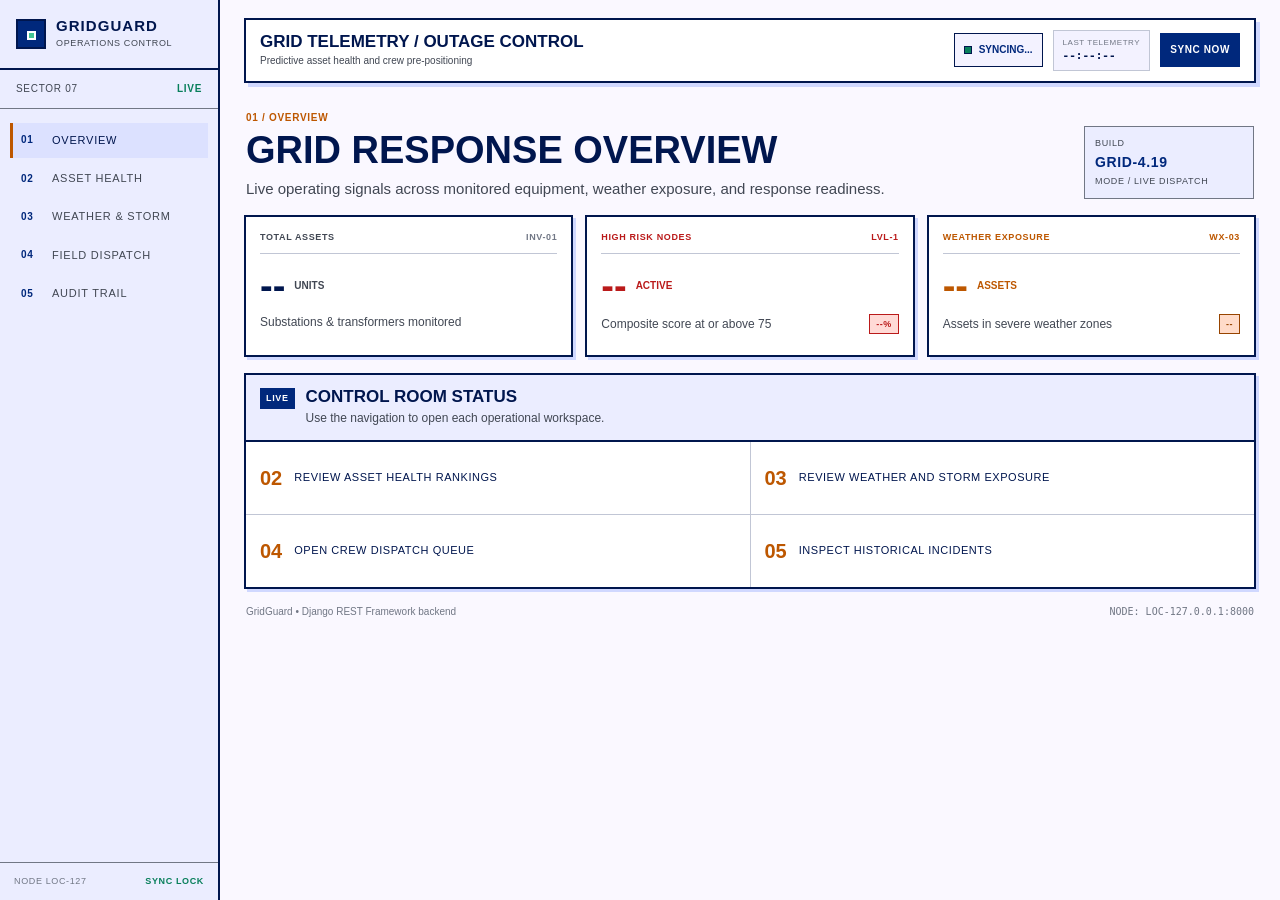
<file: src/frontend/index.html>
<!DOCTYPE html>
<html lang="en">
<head>
    <meta charset="UTF-8">
    <meta name="viewport" content="width=device-width, initial-scale=1.0">
    <meta http-equiv="refresh" content="0; url=overview.html">
    <title>GridGuard | Outage & Asset Failure Monitor</title>
    <link rel="icon" href="favicon.svg" type="image/svg+xml">
    <link rel="stylesheet" href="style.css">
    <link rel="preconnect" href="https://fonts.googleapis.com">
    <link rel="preconnect" href="https://fonts.gstatic.com" crossorigin>
    <link href="https://fonts.googleapis.com/css2?family=Anybody:wght@600;700;800&family=Atkinson+Hyperlegible+Next:wght@400;500;600;700&family=Chivo:wght@400;500;600;700&display=swap" rel="stylesheet">
</head>
<body>
    <div class="app-shell">
        <aside class="sidebar" aria-label="GridGuard navigation">
            <div class="sidebar-brand">
                <div class="brand-icon"><span class="pulse-node"></span></div>
                <div>
                    <strong>GRIDGUARD</strong>
                    <span>OPERATIONS CONTROL</span>
                </div>
            </div>
            <div class="sidebar-sector">
                <span class="sector-code">SECTOR 07</span>
                <span class="sector-state">LIVE</span>
            </div>
            <nav class="sidebar-nav">
                <a class="nav-item active" href="overview.html"><span class="nav-mark">01</span>Overview</a>
                <a class="nav-item" href="asset-health.html"><span class="nav-mark">02</span>Asset health</a>
                <a class="nav-item" href="weather-storm.html"><span class="nav-mark">03</span>Weather & storm</a>
                <a class="nav-item" href="field-dispatch.html"><span class="nav-mark">04</span>Field dispatch</a>
                <a class="nav-item" href="audit-trail.html"><span class="nav-mark">05</span>Audit trail</a>
            </nav>
            <div class="sidebar-footer">
                <span>NODE LOC-127</span>
                <span class="sidebar-lock">SYNC LOCK</span>
            </div>
        </aside>

        <div class="workspace">
            <header class="console-header">
            <div class="brand-block">
                <div class="brand-icon">
                    <span class="pulse-node"></span>
                </div>
                <div>
                    <h1 class="brand-title">Grid telemetry / outage control</h1>
                    <p class="brand-subtitle">Predictive asset health and crew pre-positioning</p>
                </div>
            </div>

            <div class="header-status">
                <div class="connection-badge">
                    <span class="status-indicator" id="syncIndicator"></span>
                    <span id="syncStatus">CONNECTING...</span>
                </div>
                <div class="timestamp-box">
                    <span class="label">LAST TELEMETRY</span>
                    <span class="value" id="lastUpdated">--:--:--</span>
                </div>
                <button id="manualRefreshBtn" class="action-btn" title="Refresh Now">
                    <svg width="14" height="14" viewBox="0 0 24 24" fill="none" stroke="currentColor" stroke-width="2" stroke-linecap="round" stroke-linejoin="round">
                        <polyline points="23 4 23 10 17 10"></polyline>
                        <path d="M20.49 15a9 9 0 1 1-2.12-9.36L23 10"></path>
                    </svg>
                    <span>SYNC NOW</span>
                </button>
            </div>
            </header>

        <main id="overview">
        <section class="page-heading" aria-labelledby="dashboard-heading">
            <div>
                <span class="eyebrow">GRID TELEMETRY / CONTROL ROOM</span>
                <h2 id="dashboard-heading">Asset health & response matrix</h2>
                <p>Live ranking of monitored equipment, weather exposure, and the next crew action.</p>
            </div>
            <div class="heading-readout"><span>BUILD</span><strong>GRID-4.19</strong><span>MODE / LIVE DISPATCH</span></div>
        </section>

        <section class="summary-grid" aria-label="Live operating metrics">
            <div class="metric-card">
                <div class="card-meta">
                    <span class="metric-tag">TOTAL ASSETS</span>
                    <span class="metric-code">INV-01</span>
                </div>
                <div class="metric-body">
                    <span class="metric-value" id="totalAssetsCount">--</span>
                    <span class="metric-unit">UNITS</span>
                </div>
                <div class="card-footer">
                    <span class="card-desc">Substations & transformers monitored</span>
                </div>
            </div>

            <div class="metric-card alert-card">
                <div class="card-meta">
                    <span class="metric-tag text-danger">HIGH RISK NODES</span>
                    <span class="metric-code text-danger">LVL-1</span>
                </div>
                <div class="metric-body">
                    <span class="metric-value text-danger" id="highRiskCount">--</span>
                    <span class="metric-unit text-danger">ACTIVE</span>
                </div>
                <div class="card-footer">
                    <span class="card-desc">Composite score at or above 75</span>
                    <span class="card-badge badge-high" id="highRiskRatio">--%</span>
                </div>
            </div>

            <div class="metric-card warning-card">
                <div class="card-meta">
                    <span class="metric-tag text-warning">WEATHER EXPOSURE</span>
                    <span class="metric-code text-warning">WX-03</span>
                </div>
                <div class="metric-body">
                    <span class="metric-value text-warning" id="activeWeatherWarnings">--</span>
                    <span class="metric-unit text-warning">ZONES</span>
                </div>
                <div class="card-footer">
                    <span class="card-desc">Zones affected by elevated risk</span>
                    <span class="card-badge badge-warning" id="weatherStatusTag">ELEVATED</span>
                </div>
            </div>
        </section>

        <!-- Main Dynamic Tables Layout -->
        <main class="dashboard-tables">
            <section class="panel" id="asset-risk">
                <div class="panel-header">
                    <div class="panel-title-group">
                            <span class="panel-index">01 / ASSET HEALTH</span>
                        <div>
                            <h2>Prioritized asset health</h2>
                            <p class="panel-sub">Failure risk ranked from sensor telemetry and weather escalation.</p>
                        </div>
                    </div>
                    <div class="panel-tools">
                        <div class="search-wrap">
                            <input type="text" id="assetSearchInput" placeholder="Filter asset / zone / cause" aria-label="Filter assets">
                        </div>
                    </div>
                </div>

                <div class="table-container">
                    <table class="data-table" id="assetTable">
                        <thead>
                            <tr>
                                <th style="width: 70px;">ORDER</th>
                                <th style="width: 110px;">ASSET ID</th>
                                <th style="width: 150px;">LOCATION</th>
                                <th>DIAGNOSTIC SIGNAL</th>
                                <th style="width: 180px;">RISK INDEX</th>
                                <th style="width: 110px;">STATE</th>
                                <th style="width: 260px;">NEXT ACTION</th>
                            </tr>
                        </thead>
                        <tbody id="assetTableBody">
                            <tr>
                                <td colspan="7" class="loading-cell">
                                    <span class="spinner"></span> Querying backend endpoints...
                                </td>
                            </tr>
                        </tbody>
                    </table>
                </div>
            </section>

            <section class="panel" id="dispatch">
                <div class="panel-header">
                    <div class="panel-title-group">
                            <span class="panel-index">02 / FIELD DISPATCH</span>
                        <div>
                            <h2>Crew dispatch queue</h2>
                            <p class="panel-sub">Pre-positioning directives for equipment with imminent failure exposure.</p>
                        </div>
                    </div>
                    <div class="panel-tools">
                        <span class="dispatch-count" id="dispatchCount">0 dispatches pending</span>
                    </div>
                </div>

                <div class="table-container">
                    <table class="data-table" id="dispatchTable">
                        <thead>
                            <tr>
                                <th style="width: 80px;">QUEUE</th>
                                <th style="width: 120px;">TARGET</th>
                                <th style="width: 140px;">STAGING ZONE</th>
                                <th style="width: 110px;">RISK INDEX</th>
                                <th>FIELD DIRECTIVE</th>
                                <th style="width: 120px;">STATUS</th>
                            </tr>
                        </thead>
                        <tbody id="dispatchTableBody">
                            <tr>
                                <td colspan="6" class="loading-cell">
                                    <span class="spinner"></span> Loading tactical dispatch recommendations...
                                </td>
                            </tr>
                        </tbody>
                    </table>
                </div>
            </section>

            <section class="panel" id="audit">
                <div class="panel-header">
                    <div class="panel-title-group">
                        <span class="panel-index">03 / AUDIT TRAIL</span>
                        <div>
                            <h2>Historical incident log</h2>
                            <p class="panel-sub">Recorded outages linked to monitored assets and grid impact.</p>
                        </div>
                    </div>
                    <div class="panel-tools">
                        <div class="search-wrap">
                            <input type="text" id="incidentSearchInput" placeholder="Filter incident / asset / city" aria-label="Filter incidents">
                        </div>
                        <span class="dispatch-count" id="incidentCount">0 records</span>
                    </div>
                </div>

                <div class="table-container">
                    <table class="data-table audit-table" id="auditTable">
                        <thead>
                            <tr>
                                <th>INCIDENT ID</th>
                                <th>DATE</th>
                                <th>ASSET</th>
                                <th>LOCATION</th>
                                <th>FAILURE TYPE</th>
                                <th>DOWNTIME</th>
                                <th>AFFECTED CONSUMERS</th>
                            </tr>
                        </thead>
                        <tbody id="incidentTableBody">
                            <tr>
                                <td colspan="7" class="loading-cell"><span class="spinner"></span> Loading historical incident records...</td>
                            </tr>
                        </tbody>
                    </table>
                </div>
            </section>
        </main>

        <footer class="console-footer">
            <span>GridGuard &bull; Django REST Framework backend</span>
            <span class="mono-text">NODE: LOC-127.0.0.1:8000</span>
            <nav class="footer-links" aria-label="Legal">
                <a href="privacy.html">Privacy</a>
                <a href="terms.html">Terms</a>
            </nav>
        </footer>
        </div>
    </div>

    <script src="app.js"></script>
</body>
</html>
</file>
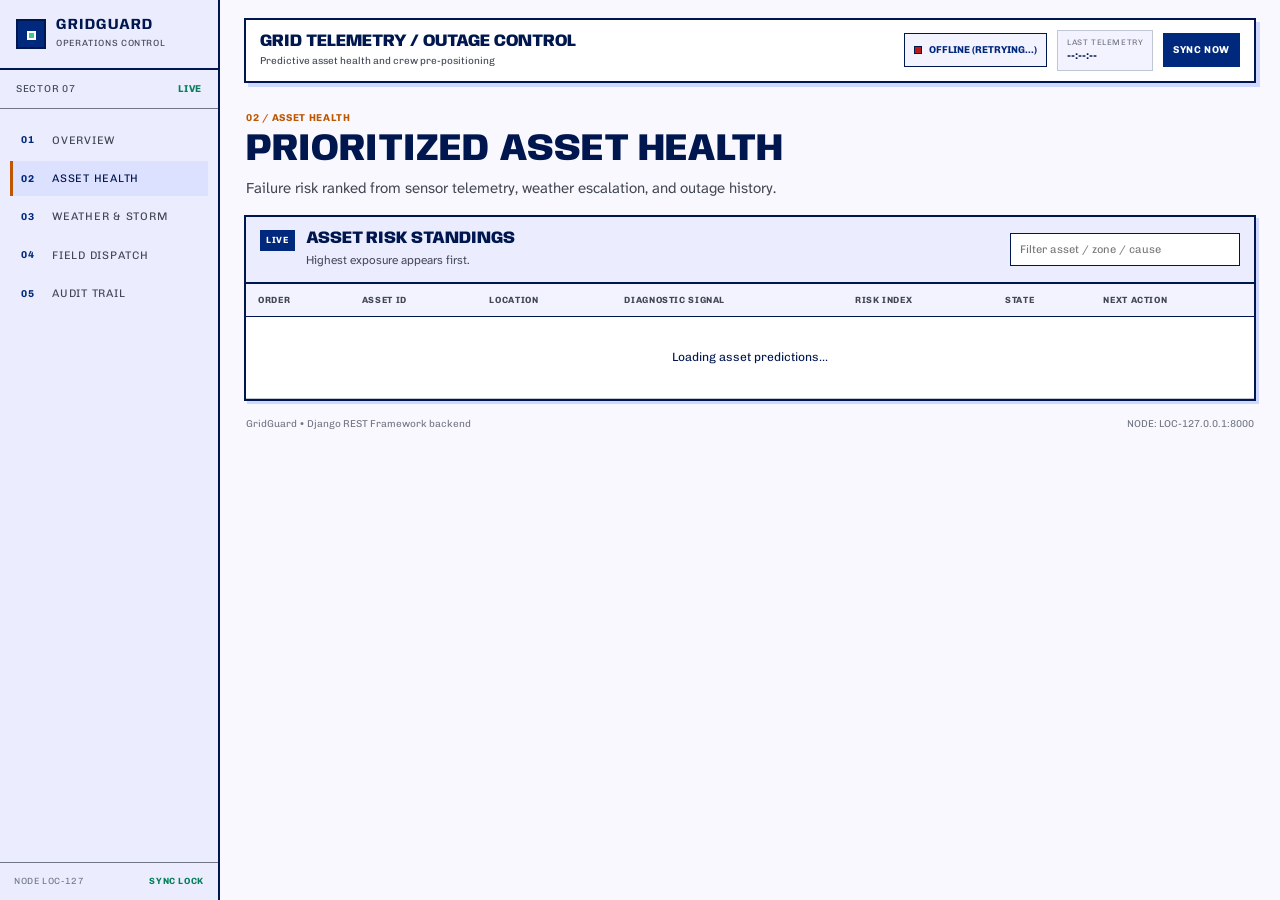
<file: src/frontend/asset-health.html>
<!DOCTYPE html>
<html lang="en"><head><meta charset="UTF-8"><meta name="viewport" content="width=device-width, initial-scale=1.0"><title>GridGuard | Asset Health</title><link rel="stylesheet" href="style.css"><link rel="preconnect" href="https://fonts.googleapis.com"><link rel="preconnect" href="https://fonts.gstatic.com" crossorigin><link href="https://fonts.googleapis.com/css2?family=Anybody:wght@600;700;800&family=Atkinson+Hyperlegible+Next:wght@400;500;600;700&family=Chivo:wght@400;500;600;700&display=swap" rel="stylesheet"></head>
<body><div class="app-shell"><aside class="sidebar" aria-label="GridGuard navigation"><div class="sidebar-brand"><div class="brand-icon"><span class="pulse-node"></span></div><div><strong>GRIDGUARD</strong><span>OPERATIONS CONTROL</span></div></div><div class="sidebar-sector"><span class="sector-code">SECTOR 07</span><span class="sector-state">LIVE</span></div><nav class="sidebar-nav"><a class="nav-item" href="overview.html"><span class="nav-mark">01</span>Overview</a><a class="nav-item active" href="asset-health.html"><span class="nav-mark">02</span>Asset health</a><a class="nav-item" href="weather-storm.html"><span class="nav-mark">03</span>Weather & storm</a><a class="nav-item" href="field-dispatch.html"><span class="nav-mark">04</span>Field dispatch</a><a class="nav-item" href="audit-trail.html"><span class="nav-mark">05</span>Audit trail</a></nav><div class="sidebar-footer"><span>NODE LOC-127</span><span class="sidebar-lock">SYNC LOCK</span></div></aside><div class="workspace"><header class="console-header"><div class="brand-block"><div><h1 class="brand-title">Grid telemetry / outage control</h1><p class="brand-subtitle">Predictive asset health and crew pre-positioning</p></div></div><div class="header-status"><div class="connection-badge"><span class="status-indicator" id="syncIndicator"></span><span id="syncStatus">CONNECTING...</span></div><div class="timestamp-box"><span class="label">LAST TELEMETRY</span><span class="value" id="lastUpdated">--:--:--</span></div><button id="manualRefreshBtn" class="action-btn">SYNC NOW</button></div></header><main><section class="page-heading"><div><span class="eyebrow">02 / ASSET HEALTH</span><h2>Prioritized asset health</h2><p>Failure risk ranked from sensor telemetry, weather escalation, and outage history.</p></div></section><section class="panel"><div class="panel-header"><div class="panel-title-group"><span class="panel-index">LIVE</span><div><h2>Asset risk standings</h2><p class="panel-sub">Highest exposure appears first.</p></div></div><div class="search-wrap"><input type="text" id="assetSearchInput" placeholder="Filter asset / zone / cause" aria-label="Filter assets"></div></div><div class="table-container"><table class="data-table"><thead><tr><th>ORDER</th><th>ASSET ID</th><th>LOCATION</th><th>DIAGNOSTIC SIGNAL</th><th>RISK INDEX</th><th>STATE</th><th>NEXT ACTION</th></tr></thead><tbody id="assetTableBody"><tr><td colspan="7" class="loading-cell">Loading asset predictions...</td></tr></tbody></table></div></section></main><footer class="console-footer"><span>GridGuard &bull; Django REST Framework backend</span><span class="mono-text">NODE: LOC-127.0.0.1:8000</span></footer></div></div><script src="app.js"></script></body></html>
</file>
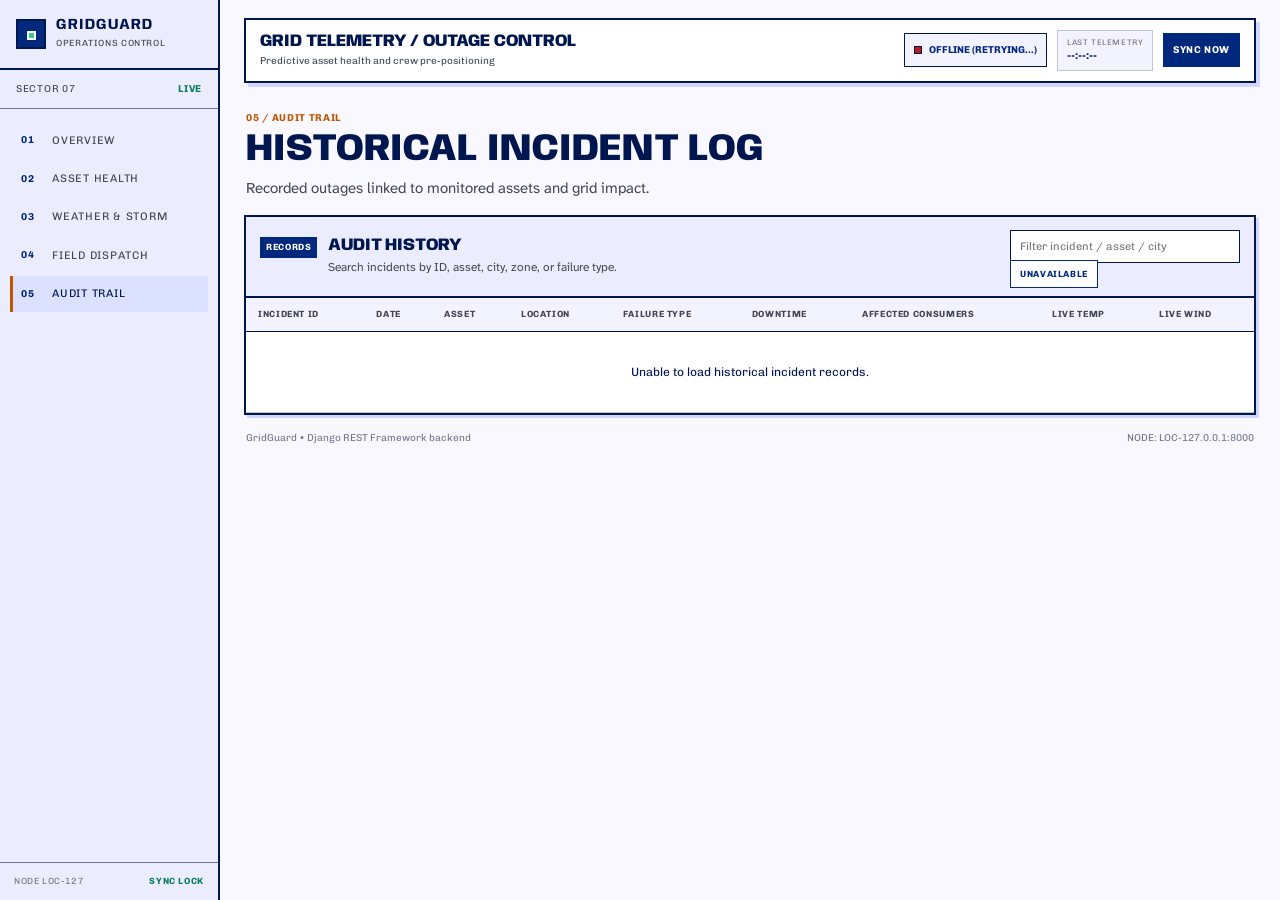
<file: src/frontend/audit-trail.html>
<!DOCTYPE html>
<html lang="en"><head><meta charset="UTF-8"><meta name="viewport" content="width=device-width, initial-scale=1.0"><title>GridGuard | Audit Trail</title><link rel="stylesheet" href="style.css"><link rel="preconnect" href="https://fonts.googleapis.com"><link rel="preconnect" href="https://fonts.gstatic.com" crossorigin><link href="https://fonts.googleapis.com/css2?family=Anybody:wght@600;700;800&family=Atkinson+Hyperlegible+Next:wght@400;500;600;700&family=Chivo:wght@400;500;600;700&display=swap" rel="stylesheet"></head>
<body><div class="app-shell"><aside class="sidebar" aria-label="GridGuard navigation"><div class="sidebar-brand"><div class="brand-icon"><span class="pulse-node"></span></div><div><strong>GRIDGUARD</strong><span>OPERATIONS CONTROL</span></div></div><div class="sidebar-sector"><span class="sector-code">SECTOR 07</span><span class="sector-state">LIVE</span></div><nav class="sidebar-nav"><a class="nav-item" href="overview.html"><span class="nav-mark">01</span>Overview</a><a class="nav-item" href="asset-health.html"><span class="nav-mark">02</span>Asset health</a><a class="nav-item" href="weather-storm.html"><span class="nav-mark">03</span>Weather & storm</a><a class="nav-item" href="field-dispatch.html"><span class="nav-mark">04</span>Field dispatch</a><a class="nav-item active" href="audit-trail.html"><span class="nav-mark">05</span>Audit trail</a></nav><div class="sidebar-footer"><span>NODE LOC-127</span><span class="sidebar-lock">SYNC LOCK</span></div></aside><div class="workspace"><header class="console-header"><div class="brand-block"><div><h1 class="brand-title">Grid telemetry / outage control</h1><p class="brand-subtitle">Predictive asset health and crew pre-positioning</p></div></div><div class="header-status"><div class="connection-badge"><span class="status-indicator" id="syncIndicator"></span><span id="syncStatus">CONNECTING...</span></div><div class="timestamp-box"><span class="label">LAST TELEMETRY</span><span class="value" id="lastUpdated">--:--:--</span></div><button id="manualRefreshBtn" class="action-btn">SYNC NOW</button></div></header><main><section class="page-heading"><div><span class="eyebrow">05 / AUDIT TRAIL</span><h2>Historical incident log</h2><p>Recorded outages linked to monitored assets and grid impact.</p></div></section><section class="panel"><div class="panel-header"><div class="panel-title-group"><span class="panel-index">RECORDS</span><div><h2>Audit history</h2><p class="panel-sub">Search incidents by ID, asset, city, zone, or failure type.</p></div></div><div class="panel-tools"><div class="search-wrap"><input type="text" id="incidentSearchInput" placeholder="Filter incident / asset / city" aria-label="Filter incidents"></div><span class="dispatch-count" id="incidentCount">Loading...</span></div></div><div class="table-container"><table class="data-table audit-table"><thead><tr><th>INCIDENT ID</th><th>DATE</th><th>ASSET</th><th>LOCATION</th><th>FAILURE TYPE</th><th>DOWNTIME</th><th>AFFECTED CONSUMERS</th><th>LIVE TEMP</th><th>LIVE WIND</th></tr></thead><tbody id="incidentTableBody"><tr><td colspan="7" class="loading-cell">Loading historical incident records...</td></tr></tbody></table></div></section></main><footer class="console-footer"><span>GridGuard &bull; Django REST Framework backend</span><span class="mono-text">NODE: LOC-127.0.0.1:8000</span></footer></div></div><script src="app.js"></script></body></html>
</file>
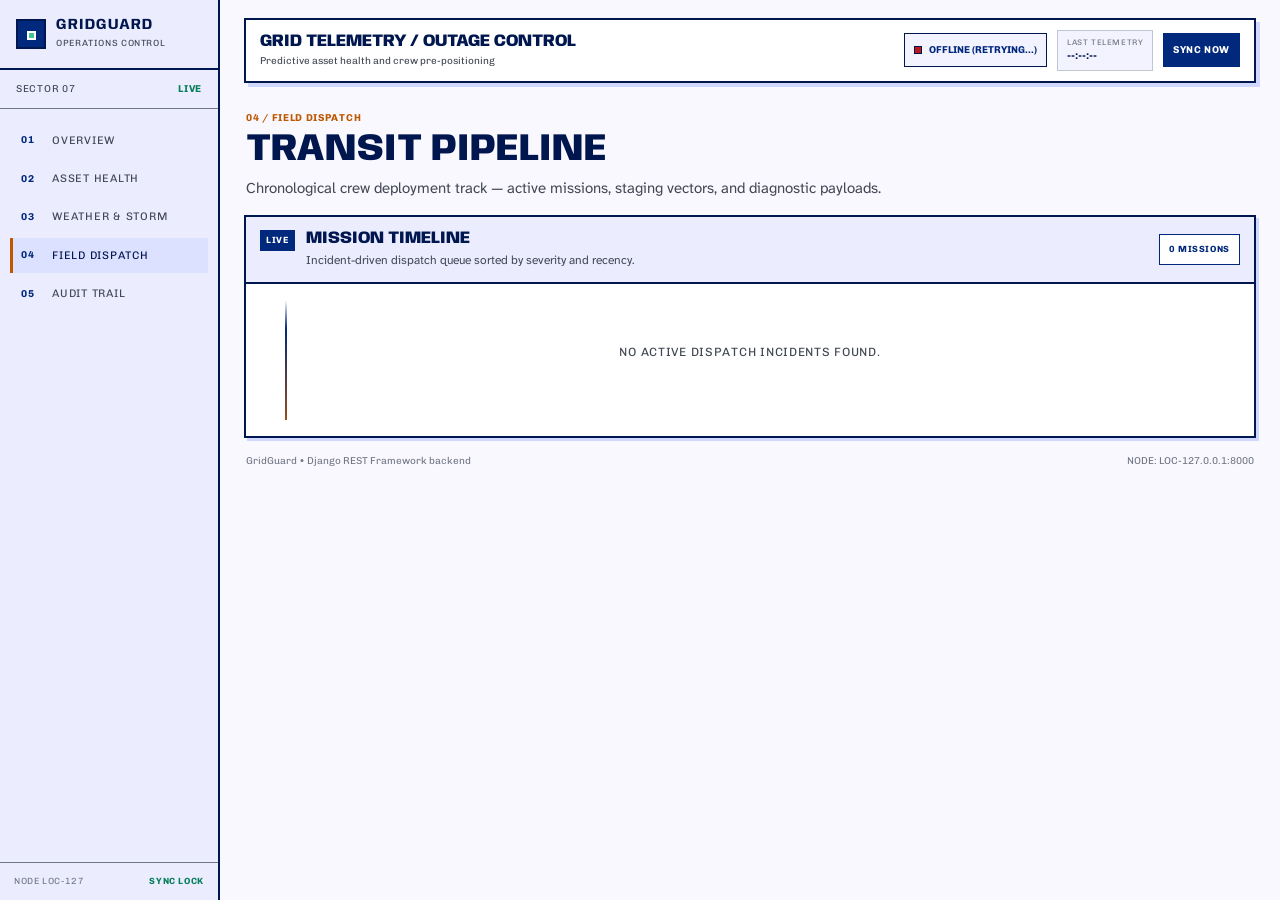
<file: src/frontend/field-dispatch.html>
<!DOCTYPE html>
<html lang="en">
<head>
<meta charset="UTF-8">
<meta name="viewport" content="width=device-width, initial-scale=1.0">
<title>GridGuard | Field Dispatch</title>
<link rel="stylesheet" href="style.css">
<link rel="preconnect" href="https://fonts.googleapis.com">
<link rel="preconnect" href="https://fonts.gstatic.com" crossorigin>
<link href="https://fonts.googleapis.com/css2?family=Anybody:wght@600;700;800&family=Atkinson+Hyperlegible+Next:wght@400;500;600;700&family=Chivo:wght@400;500;600;700&display=swap" rel="stylesheet">
<style>
/* ── Timeline layout ──────────────────────────────────────────────────── */
.dispatch-pipeline {
    position: relative;
    padding: 8px 0 24px 0;
}

/* Animated vertical track line */
.dispatch-pipeline::before {
    content: "";
    position: absolute;
    left: 19px;
    top: 0;
    bottom: 0;
    width: 2px;
    background: linear-gradient(
        180deg,
        transparent 0%,
        var(--navy) 8%,
        var(--orange-bright) 40%,
        var(--navy) 80%,
        transparent 100%
    );
    background-size: 100% 300%;
    animation: trackFlow 3s linear infinite;
}

@keyframes trackFlow {
    0%   { background-position: 0% 0%; }
    100% { background-position: 0% 100%; }
}

/* ── Timeline entry ───────────────────────────────────────────────────── */
.tl-entry {
    position: relative;
    display: grid;
    grid-template-columns: 40px 1fr;
    gap: 0 14px;
    margin-bottom: 18px;
    opacity: 0;
    transform: translateX(-12px);
    transition: opacity 0.4s ease-in-out, transform 0.4s ease-in-out;
}
.tl-entry.revealed {
    opacity: 1;
    transform: translateX(0);
}

/* ── Node column ──────────────────────────────────────────────────────── */
.tl-node-col {
    display: flex;
    flex-direction: column;
    align-items: center;
    padding-top: 3px;
    z-index: 1;
}
.tl-node {
    position: relative;
    width: 18px;
    height: 18px;
    border: 2px solid var(--navy);
    background: var(--surface-lowest);
    border-radius: 50%;
    flex-shrink: 0;
    z-index: 2;
}
.tl-node.critical { border-color: var(--red); background: var(--red-soft); }
.tl-node.urgent   { border-color: var(--orange-bright); background: var(--orange-soft); }
.tl-node.normal   { border-color: var(--navy); background: var(--surface-high); }

/* Active pulse ripple on critical/urgent nodes */
.tl-node.critical::after,
.tl-node.urgent::after {
    content: "";
    position: absolute;
    inset: -5px;
    border-radius: 50%;
    border: 2px solid currentColor;
    opacity: 0;
    animation: nodePulse 2s ease-out infinite;
}
.tl-node.critical::after { color: var(--red); }
.tl-node.urgent::after   { color: var(--orange-bright); }

@keyframes nodePulse {
    0%   { opacity: 0.8; transform: scale(1); }
    100% { opacity: 0;   transform: scale(1.9); }
}

/* ── Mission card ─────────────────────────────────────────────────────── */
.tl-card {
    background: var(--surface-lowest);
    border: 2px solid var(--ink);
    box-shadow: 3px 3px 0 var(--surface-dim);
    padding: 0;
    overflow: hidden;
    margin-bottom: 2px;
}
.tl-card-head {
    display: flex;
    align-items: center;
    justify-content: space-between;
    gap: 12px;
    padding: 9px 13px;
    background: var(--surface-container);
    border-bottom: 1px solid var(--outline-soft);
}
.tl-card-head.critical { background: var(--red-soft); border-bottom-color: var(--red); }
.tl-card-head.urgent   { background: var(--orange-soft); border-bottom-color: var(--orange-bright); }

.tl-seq {
    font-family: var(--font-label);
    font-size: 9px;
    font-weight: 700;
    letter-spacing: 0.08em;
    color: var(--ink-soft);
    text-transform: uppercase;
}
.tl-asset-id {
    font-family: var(--font-mono);
    font-size: 12px;
    font-weight: 800;
    color: var(--ink);
    letter-spacing: 0.04em;
}
.tl-date {
    font-family: var(--font-mono);
    font-size: 10px;
    color: var(--outline);
    white-space: nowrap;
}
.tl-card-body {
    display: grid;
    grid-template-columns: 1fr 1fr 1fr;
    gap: 0;
}
.tl-vector {
    padding: 10px 13px;
    border-right: 1px solid var(--outline-soft);
}
.tl-vector:last-child { border-right: none; }
.tl-vector-label {
    display: block;
    font-family: var(--font-label);
    font-size: 8px;
    font-weight: 700;
    letter-spacing: 0.1em;
    color: var(--outline);
    text-transform: uppercase;
    margin-bottom: 4px;
}
.tl-vector-icon {
    display: inline-block;
    width: 6px;
    height: 6px;
    border-radius: 50%;
    margin-right: 4px;
    vertical-align: 1px;
}
.tl-vector-icon.origin  { background: var(--green); }
.tl-vector-icon.target  { background: var(--orange-bright); }
.tl-vector-icon.diag    { background: var(--red); }

.tl-vector-value {
    font-family: var(--font-body);
    font-size: 12px;
    font-weight: 600;
    color: var(--ink);
    line-height: 1.35;
}
.tl-vector-sub {
    display: block;
    font-size: 10px;
    color: var(--ink-soft);
    margin-top: 2px;
}
.tl-card-foot {
    display: flex;
    align-items: center;
    justify-content: space-between;
    gap: 10px;
    padding: 7px 13px;
    background: var(--surface-low);
    border-top: 1px solid var(--outline-soft);
}
.tl-consumers {
    font-family: var(--font-mono);
    font-size: 10px;
    color: var(--ink-soft);
}
.tl-consumers strong { color: var(--ink); }
.tl-downtime {
    font-family: var(--font-mono);
    font-size: 10px;
    color: var(--ink-soft);
}
.tl-downtime strong { color: var(--orange-bright); }

/* ── Empty / loading states ───────────────────────────────────────────── */
.tl-empty {
    padding: 36px 16px;
    text-align: center;
    color: var(--ink-soft);
    font-family: var(--font-label);
    font-size: 12px;
    letter-spacing: 0.06em;
    text-transform: uppercase;
}
</style>
</head>

<body>
<div class="app-shell">

  <!-- Sidebar -->
  <aside class="sidebar" aria-label="GridGuard navigation">
    <div class="sidebar-brand">
      <div class="brand-icon"><span class="pulse-node"></span></div>
      <div><strong>GRIDGUARD</strong><span>OPERATIONS CONTROL</span></div>
    </div>
    <div class="sidebar-sector">
      <span class="sector-code">SECTOR 07</span>
      <span class="sector-state">LIVE</span>
    </div>
    <nav class="sidebar-nav">
      <a class="nav-item" href="overview.html"><span class="nav-mark">01</span>Overview</a>
      <a class="nav-item" href="asset-health.html"><span class="nav-mark">02</span>Asset health</a>
      <a class="nav-item" href="weather-storm.html"><span class="nav-mark">03</span>Weather &amp; storm</a>
      <a class="nav-item active" href="field-dispatch.html"><span class="nav-mark">04</span>Field dispatch</a>
      <a class="nav-item" href="audit-trail.html"><span class="nav-mark">05</span>Audit trail</a>
    </nav>
    <div class="sidebar-footer">
      <span>NODE LOC-127</span>
      <span class="sidebar-lock">SYNC LOCK</span>
    </div>
  </aside>

  <!-- Main workspace -->
  <div class="workspace">
    <header class="console-header">
      <div class="brand-block">
        <div>
          <h1 class="brand-title">Grid telemetry / outage control</h1>
          <p class="brand-subtitle">Predictive asset health and crew pre-positioning</p>
        </div>
      </div>
      <div class="header-status">
        <div class="connection-badge">
          <span class="status-indicator" id="syncIndicator"></span>
          <span id="syncStatus">CONNECTING...</span>
        </div>
        <div class="timestamp-box">
          <span class="label">LAST TELEMETRY</span>
          <span class="value" id="lastUpdated">--:--:--</span>
        </div>
        <button id="manualRefreshBtn" class="action-btn">SYNC NOW</button>
      </div>
    </header>

    <main>
      <section class="page-heading">
        <div>
          <span class="eyebrow">04 / FIELD DISPATCH</span>
          <h2>Transit pipeline</h2>
          <p>Chronological crew deployment track — active missions, staging vectors, and diagnostic payloads.</p>
        </div>
      </section>

      <section class="panel">
        <div class="panel-header">
          <div class="panel-title-group">
            <span class="panel-index">LIVE</span>
            <div>
              <h2>Mission timeline</h2>
              <p class="panel-sub">Incident-driven dispatch queue sorted by severity and recency.</p>
            </div>
          </div>
          <span class="dispatch-count" id="dispatchCount">Loading...</span>
        </div>

        <!-- Timeline container — populated entirely by renderDispatchTimeline() in app.js -->
        <div style="padding: 16px 20px;">
          <div class="dispatch-pipeline" id="dispatchTimeline">
            <div class="tl-empty">Initialising transit pipeline…</div>
          </div>
        </div>
      </section>
    </main>

    <footer class="console-footer">
      <span>GridGuard &bull; Django REST Framework backend</span>
      <span class="mono-text">NODE: LOC-127.0.0.1:8000</span>
    </footer>
  </div>

</div>
<script src="app.js"></script>
</body>
</html>
</file>
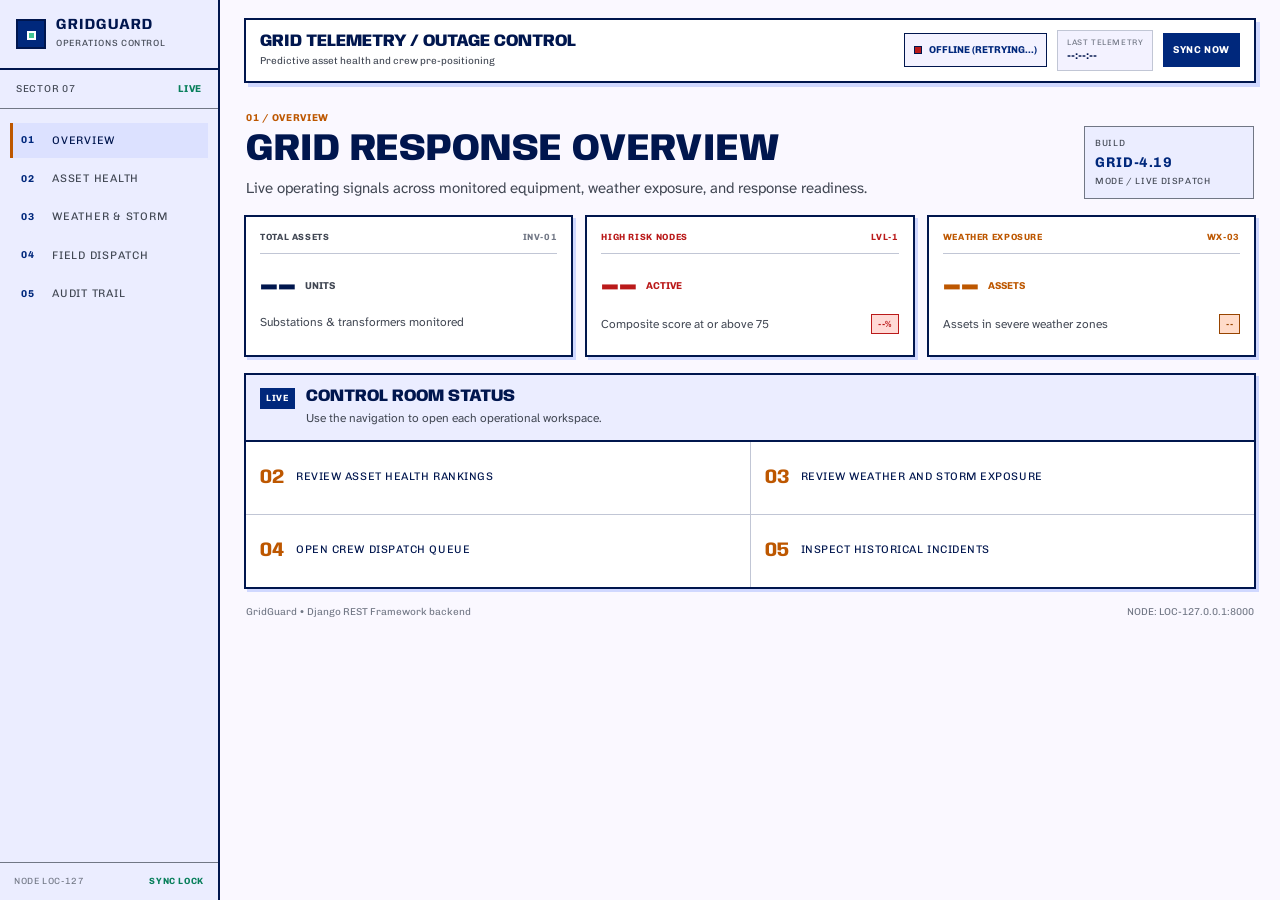
<file: src/frontend/overview.html>
<!DOCTYPE html>
<html lang="en">
<head>
    <meta charset="UTF-8">
    <meta name="viewport" content="width=device-width, initial-scale=1.0">
    <title>GridGuard | Overview</title>
    <link rel="stylesheet" href="style.css">
    <link rel="preconnect" href="https://fonts.googleapis.com">
    <link rel="preconnect" href="https://fonts.gstatic.com" crossorigin>
    <link href="https://fonts.googleapis.com/css2?family=Anybody:wght@600;700;800&family=Atkinson+Hyperlegible+Next:wght@400;500;600;700&family=Chivo:wght@400;500;600;700&display=swap" rel="stylesheet">
</head>
<body>
<div class="app-shell">
<aside class="sidebar" aria-label="GridGuard navigation">
    <div class="sidebar-brand"><div class="brand-icon"><span class="pulse-node"></span></div><div><strong>GRIDGUARD</strong><span>OPERATIONS CONTROL</span></div></div>
    <div class="sidebar-sector"><span class="sector-code">SECTOR 07</span><span class="sector-state">LIVE</span></div>
    <nav class="sidebar-nav">
        <a class="nav-item active" href="overview.html"><span class="nav-mark">01</span>Overview</a>
        <a class="nav-item" href="asset-health.html"><span class="nav-mark">02</span>Asset health</a>
        <a class="nav-item" href="weather-storm.html"><span class="nav-mark">03</span>Weather & storm</a>
        <a class="nav-item" href="field-dispatch.html"><span class="nav-mark">04</span>Field dispatch</a>
        <a class="nav-item" href="audit-trail.html"><span class="nav-mark">05</span>Audit trail</a>
    </nav>
    <div class="sidebar-footer"><span>NODE LOC-127</span><span class="sidebar-lock">SYNC LOCK</span></div>
</aside>
<div class="workspace">
<header class="console-header"><div class="brand-block"><div><h1 class="brand-title">Grid telemetry / outage control</h1><p class="brand-subtitle">Predictive asset health and crew pre-positioning</p></div></div><div class="header-status"><div class="connection-badge"><span class="status-indicator" id="syncIndicator"></span><span id="syncStatus">CONNECTING...</span></div><div class="timestamp-box"><span class="label">LAST TELEMETRY</span><span class="value" id="lastUpdated">--:--:--</span></div><button id="manualRefreshBtn" class="action-btn" title="Refresh Now">SYNC NOW</button></div></header>
<main>
<section class="page-heading"><div><span class="eyebrow">01 / OVERVIEW</span><h2>Grid response overview</h2><p>Live operating signals across monitored equipment, weather exposure, and response readiness.</p></div><div class="heading-readout"><span>BUILD</span><strong>GRID-4.19</strong><span>MODE / LIVE DISPATCH</span></div></section>
<section class="summary-grid" aria-label="Live operating metrics">
<div class="metric-card"><div class="card-meta"><span class="metric-tag">TOTAL ASSETS</span><span class="metric-code">INV-01</span></div><div class="metric-body"><span class="metric-value" id="totalAssetsCount">--</span><span class="metric-unit">UNITS</span></div><div class="card-footer"><span class="card-desc">Substations & transformers monitored</span></div></div>
<div class="metric-card alert-card"><div class="card-meta"><span class="metric-tag text-danger">HIGH RISK NODES</span><span class="metric-code text-danger">LVL-1</span></div><div class="metric-body"><span class="metric-value text-danger" id="highRiskCount">--</span><span class="metric-unit text-danger">ACTIVE</span></div><div class="card-footer"><span class="card-desc">Composite score at or above 75</span><span class="card-badge badge-high" id="highRiskRatio">--%</span></div></div>
<div class="metric-card warning-card"><div class="card-meta"><span class="metric-tag text-warning">WEATHER EXPOSURE</span><span class="metric-code text-warning">WX-03</span></div><div class="metric-body"><span class="metric-value text-warning" id="activeWeatherWarnings">--</span><span class="metric-unit text-warning">ASSETS</span></div><div class="card-footer"><span class="card-desc">Assets in severe weather zones</span><span class="card-badge badge-warning" id="weatherStatusTag">--</span></div></div>
</section>
<section class="panel overview-panel"><div class="panel-header"><div class="panel-title-group"><span class="panel-index">LIVE</span><div><h2>Control room status</h2><p class="panel-sub">Use the navigation to open each operational workspace.</p></div></div></div><div class="overview-links" style="display: grid; grid-template-columns: repeat(2, minmax(0, 1fr)); gap: 1px;"><a href="asset-health.html" style="display: flex; gap: 12px;"><strong>02</strong><span>Review asset health rankings</span></a><a href="weather-storm.html" style="display: flex; gap: 12px;"><strong>03</strong><span>Review weather and storm exposure</span></a><a href="field-dispatch.html" style="display: flex; gap: 12px;"><strong>04</strong><span>Open crew dispatch queue</span></a><a href="audit-trail.html" style="display: flex; gap: 12px;"><strong>05</strong><span>Inspect historical incidents</span></a></div></section>
</main>
<footer class="console-footer"><span>GridGuard &bull; Django REST Framework backend</span><span class="mono-text">NODE: LOC-127.0.0.1:8000</span></footer>
</div></div>
<script src="app.js"></script>
</body>
</html>
</file>
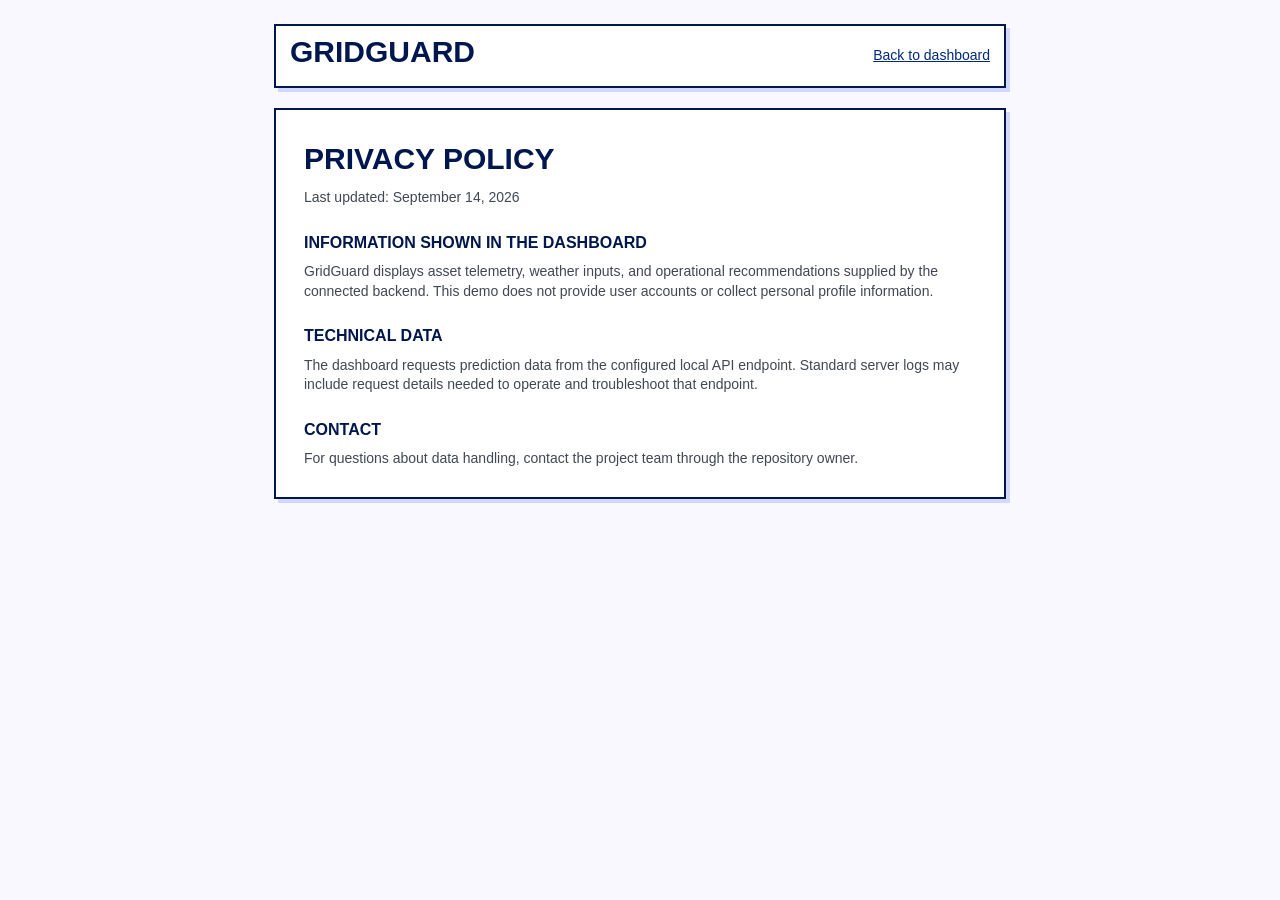
<file: src/frontend/privacy.html>
<!DOCTYPE html>
<html lang="en">
<head>
    <meta charset="UTF-8">
    <meta name="viewport" content="width=device-width, initial-scale=1.0">
    <title>Privacy | GridGuard</title>
    <link rel="icon" href="favicon.svg" type="image/svg+xml">
    <link rel="stylesheet" href="style.css">
    <link rel="preconnect" href="https://fonts.googleapis.com">
    <link rel="preconnect" href="https://fonts.gstatic.com" crossorigin>
    <link href="https://fonts.googleapis.com/css2?family=JetBrains+Mono:wght@400;500;600;700&family=Plus+Jakarta+Sans:wght@400;500;600;700&display=swap" rel="stylesheet">
</head>
<body>
    <div class="app-container legal-page">
        <header class="console-header">
            <div class="brand-block">
                <div class="brand-icon"><span class="pulse-node"></span></div>
                <h1 class="brand-title">GridGuard</h1>
            </div>
            <a href="index.html">Back to dashboard</a>
        </header>
        <main>
            <h1>Privacy Policy</h1>
            <p>Last updated: September 14, 2026</p>
            <h2>Information shown in the dashboard</h2>
            <p>GridGuard displays asset telemetry, weather inputs, and operational recommendations supplied by the connected backend. This demo does not provide user accounts or collect personal profile information.</p>
            <h2>Technical data</h2>
            <p>The dashboard requests prediction data from the configured local API endpoint. Standard server logs may include request details needed to operate and troubleshoot that endpoint.</p>
            <h2>Contact</h2>
            <p>For questions about data handling, contact the project team through the repository owner.</p>
        </main>
    </div>
</body>
</html>
</file>
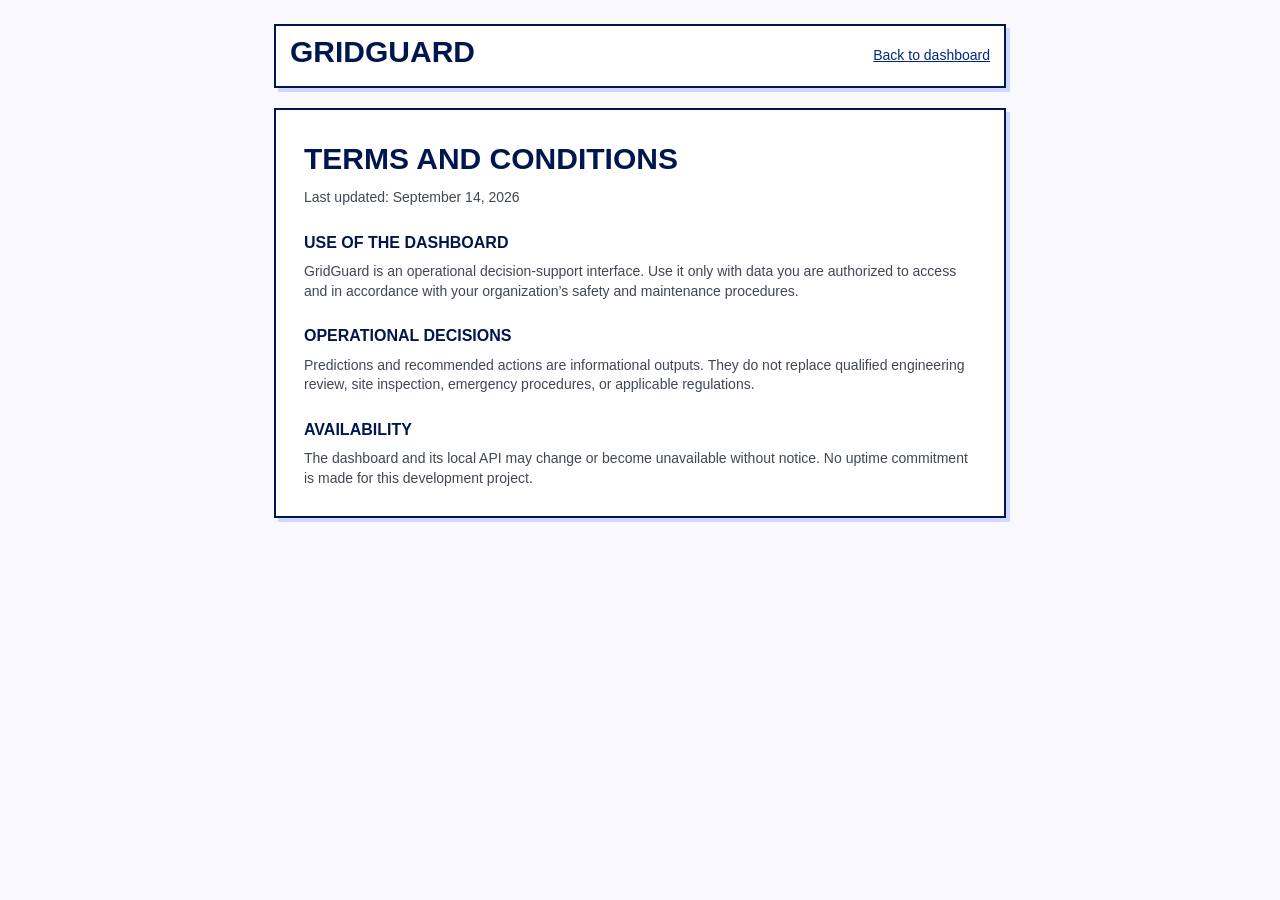
<file: src/frontend/terms.html>
<!DOCTYPE html>
<html lang="en">
<head>
    <meta charset="UTF-8">
    <meta name="viewport" content="width=device-width, initial-scale=1.0">
    <title>Terms | GridGuard</title>
    <link rel="icon" href="favicon.svg" type="image/svg+xml">
    <link rel="stylesheet" href="style.css">
    <link rel="preconnect" href="https://fonts.googleapis.com">
    <link rel="preconnect" href="https://fonts.gstatic.com" crossorigin>
    <link href="https://fonts.googleapis.com/css2?family=JetBrains+Mono:wght@400;500;600;700&family=Plus+Jakarta+Sans:wght@400;500;600;700&display=swap" rel="stylesheet">
</head>
<body>
    <div class="app-container legal-page">
        <header class="console-header">
            <div class="brand-block">
                <div class="brand-icon"><span class="pulse-node"></span></div>
                <h1 class="brand-title">GridGuard</h1>
            </div>
            <a href="index.html">Back to dashboard</a>
        </header>
        <main>
            <h1>Terms and Conditions</h1>
            <p>Last updated: September 14, 2026</p>
            <h2>Use of the dashboard</h2>
            <p>GridGuard is an operational decision-support interface. Use it only with data you are authorized to access and in accordance with your organization’s safety and maintenance procedures.</p>
            <h2>Operational decisions</h2>
            <p>Predictions and recommended actions are informational outputs. They do not replace qualified engineering review, site inspection, emergency procedures, or applicable regulations.</p>
            <h2>Availability</h2>
            <p>The dashboard and its local API may change or become unavailable without notice. No uptime commitment is made for this development project.</p>
        </main>
    </div>
</body>
</html>
</file>
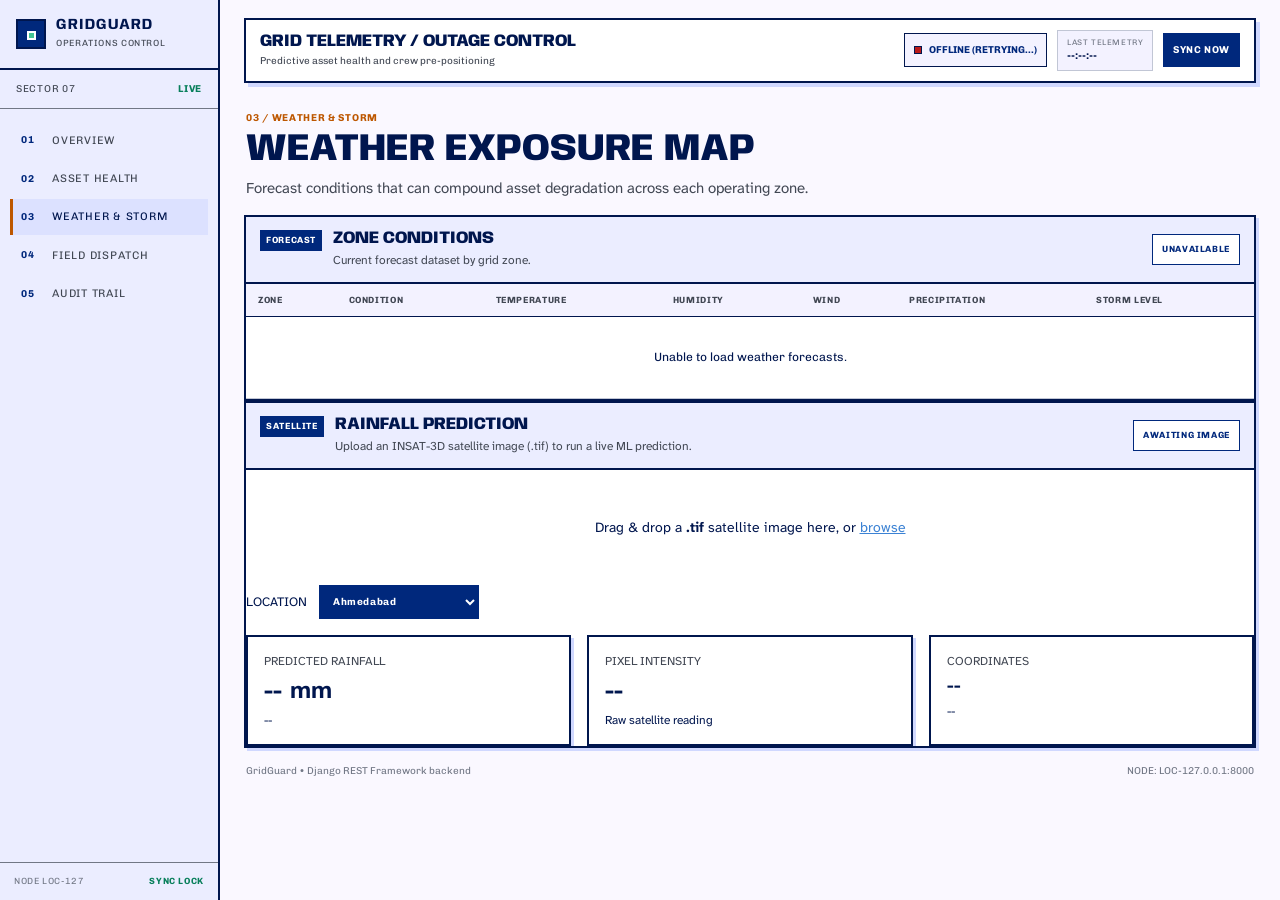
<file: src/frontend/weather-storm.html>
<!DOCTYPE html>
<html lang="en"><head><meta charset="UTF-8"><meta name="viewport" content="width=device-width, initial-scale=1.0"><title>GridGuard | Weather & Storm</title><link rel="stylesheet" href="style.css"><link rel="preconnect" href="https://fonts.googleapis.com"><link rel="preconnect" href="https://fonts.gstatic.com" crossorigin><link href="https://fonts.googleapis.com/css2?family=Anybody:wght@600;700;800&family=Atkinson+Hyperlegible+Next:wght@400;500;600;700&family=Chivo:wght@400;500;600;700&display=swap" rel="stylesheet"></head>
<body><div class="app-shell"><aside class="sidebar" aria-label="GridGuard navigation"><div class="sidebar-brand"><div class="brand-icon"><span class="pulse-node"></span></div><div><strong>GRIDGUARD</strong><span>OPERATIONS CONTROL</span></div></div><div class="sidebar-sector"><span class="sector-code">SECTOR 07</span><span class="sector-state">LIVE</span></div><nav class="sidebar-nav"><a class="nav-item" href="overview.html"><span class="nav-mark">01</span>Overview</a><a class="nav-item" href="asset-health.html"><span class="nav-mark">02</span>Asset health</a><a class="nav-item active" href="weather-storm.html"><span class="nav-mark">03</span>Weather & storm</a><a class="nav-item" href="field-dispatch.html"><span class="nav-mark">04</span>Field dispatch</a><a class="nav-item" href="audit-trail.html"><span class="nav-mark">05</span>Audit trail</a></nav><div class="sidebar-footer"><span>NODE LOC-127</span><span class="sidebar-lock">SYNC LOCK</span></div></aside><div class="workspace"><header class="console-header"><div class="brand-block"><div><h1 class="brand-title">Grid telemetry / outage control</h1><p class="brand-subtitle">Predictive asset health and crew pre-positioning</p></div></div><div class="header-status"><div class="connection-badge"><span class="status-indicator" id="syncIndicator"></span><span id="syncStatus">CONNECTING...</span></div><div class="timestamp-box"><span class="label">LAST TELEMETRY</span><span class="value" id="lastUpdated">--:--:--</span></div><button id="manualRefreshBtn" class="action-btn">SYNC NOW</button></div></header><main><section class="page-heading"><div><span class="eyebrow">03 / WEATHER & STORM</span><h2>Weather exposure map</h2><p>Forecast conditions that can compound asset degradation across each operating zone.</p></div></section><section class="panel"><div class="panel-header"><div class="panel-title-group"><span class="panel-index">FORECAST</span><div><h2>Zone conditions</h2><p class="panel-sub">Current forecast dataset by grid zone.</p></div></div><span class="dispatch-count" id="weatherCount">Loading...</span></div><div class="table-container"><table class="data-table"><thead><tr><th>ZONE</th><th>CONDITION</th><th>TEMPERATURE</th><th>HUMIDITY</th><th>WIND</th><th>PRECIPITATION</th><th>STORM LEVEL</th></tr></thead><tbody id="weatherTableBody"><tr><td colspan="7" class="loading-cell">Loading weather forecasts...</td></tr></tbody></table></div></section><section class="panel"><div class="panel-header"><div class="panel-title-group"><span class="panel-index">SATELLITE</span><div><h2>Rainfall prediction</h2><p class="panel-sub">Upload an INSAT-3D satellite image (.tif) to run a live ML prediction.</p></div></div><span class="dispatch-count" id="satelliteStatus">AWAITING IMAGE</span></div><div id="satelliteDropZone" style="border:2px dashed var(--border);border-radius:6px;padding:2rem;text-align:center;cursor:pointer;margin:1rem 0;transition:border-color 0.2s;"><p style="margin:0;color:var(--text-secondary);">Drag &amp; drop a <strong>.tif</strong> satellite image here, or <label for="satelliteFileInput" style="color:var(--accent,#3b82d4);cursor:pointer;text-decoration:underline;">browse</label></p><input type="file" id="satelliteFileInput" accept=".tif,image/tiff" style="display:none;"></div><div style="display:flex;gap:0.75rem;margin-bottom:1rem;flex-wrap:wrap;align-items:center;"><label style="font-size:0.8rem;color:var(--text-secondary);">LOCATION</label><select id="satelliteLocation" class="action-btn" style="min-width:160px;"><optgroup label="Central Gujarat"><option value="Ahmedabad">Ahmedabad</option><option value="Vadodara">Vadodara</option><option value="Anand">Anand</option><option value="Gandhinagar">Gandhinagar</option></optgroup><optgroup label="South Gujarat"><option value="Surat">Surat</option><option value="Bharuch">Bharuch</option><option value="Navsari">Navsari</option><option value="Vapi">Vapi</option><option value="Valsad">Valsad</option></optgroup><optgroup label="Saurashtra"><option value="Rajkot">Rajkot</option><option value="Bhavnagar">Bhavnagar</option><option value="Jamnagar">Jamnagar</option><option value="Junagadh">Junagadh</option></optgroup><optgroup label="North Gujarat"><option value="Mehsana">Mehsana</option><option value="Palanpur">Palanpur</option><option value="Patan">Patan</option></optgroup><optgroup label="Kutch"><option value="Bhuj">Bhuj</option><option value="Gandhidham">Gandhidham</option></optgroup></select></div><div style="display:grid;grid-template-columns:repeat(3,1fr);gap:1rem;margin-top:0.5rem;"><div class="panel" style="padding:1rem;"><p class="panel-sub" style="margin:0 0 0.25rem;">PREDICTED RAINFALL</p><p id="satRainfall" style="font-size:1.5rem;font-weight:700;margin:0;">-- mm</p><p id="satCondition" style="font-size:0.75rem;color:var(--text-secondary);margin:0.25rem 0 0;">--</p></div><div class="panel" style="padding:1rem;"><p class="panel-sub" style="margin:0 0 0.25rem;">PIXEL INTENSITY</p><p id="satPixel" style="font-size:1.5rem;font-weight:700;margin:0;">--</p><p style="font-size:0.75rem;color:var(--text-secondary);margin:0.25rem 0 0;">Raw satellite reading</p></div><div class="panel" style="padding:1rem;"><p class="panel-sub" style="margin:0 0 0.25rem;">COORDINATES</p><p id="satCoords" style="font-size:1.1rem;font-weight:700;margin:0;">--</p><p id="satImage" style="font-size:0.75rem;color:var(--text-secondary);margin:0.25rem 0 0;word-break:break-all;">--</p></div></div><div id="riskCradle" style="margin-top:1.25rem;border:1px solid var(--border);border-radius:6px;padding:1.25rem;background:var(--surface,#f7f8fa);display:none;"><div style="display:flex;align-items:center;gap:0.6rem;margin-bottom:1rem;border-bottom:1px solid var(--border);padding-bottom:0.75rem;"><span style="font-size:0.7rem;font-weight:700;letter-spacing:0.1em;color:var(--text-secondary);">&#129302; DEEP INTELLIGENCE</span><span style="font-size:0.7rem;font-weight:700;letter-spacing:0.1em;color:var(--text-secondary);">/</span><span style="font-size:0.7rem;font-weight:700;letter-spacing:0.1em;">RISK ASSESSMENT CRADLE</span></div><div style="display:grid;grid-template-columns:auto 1fr;gap:1rem;align-items:center;"><div style="text-align:center;min-width:100px;"><p id="riskPct" style="font-size:2.5rem;font-weight:800;margin:0;line-height:1;">--</p><p style="font-size:0.65rem;letter-spacing:0.08em;color:var(--text-secondary);margin:0.2rem 0 0;">RISK SCORE</p></div><div><p id="riskLabel" style="font-size:1rem;font-weight:700;margin:0 0 0.5rem;"></p><p id="riskWarning" style="font-size:0.8rem;color:var(--text-secondary);margin:0 0 0.6rem;line-height:1.5;"></p><span id="riskSourceBadge" style="display:inline-block;font-size:0.7rem;padding:0.2rem 0.55rem;border-radius:3px;border:1px solid var(--border);background:#fff;font-family:monospace;"></span></div></div></div></section></main><footer class="console-footer"><span>GridGuard &bull; Django REST Framework backend</span><span class="mono-text">NODE: LOC-127.0.0.1:8000</span></footer></div></div><script src="app.js"></script></body></html>
</file>
<file: src/frontend/style.css>
/* GridGuard operations console: light SCADA surfaces, navy structure, orange risk accents. */
:root {
    --surface: #faf8ff;
    --surface-dim: #d0d8ff;
    --surface-lowest: #ffffff;
    --surface-low: #f3f2ff;
    --surface-container: #ebedff;
    --surface-high: #e3e7ff;
    --surface-highest: #dce1ff;
    --ink: #00164e;
    --ink-soft: #414753;
    --outline: #717785;
    --outline-soft: #c1c6d5;
    --navy: #00287c;
    --orange: #974400;
    --orange-bright: #bd5700;
    --orange-soft: #ffdbc9;
    --red: #ba1a1a;
    --red-soft: #ffdad6;
    --green: #087f5b;
    --font-display: "Anybody", "Arial Narrow", sans-serif;
    --font-body: "Atkinson Hyperlegible Next", "Segoe UI", sans-serif;
    --font-label: "Chivo", "Arial", sans-serif;
    --font-mono: "Chivo", "Consolas", monospace;
}

* { box-sizing: border-box; margin: 0; padding: 0; }
html { scroll-behavior: auto; }
body {
    min-height: 100vh;
    background: var(--surface);
    color: var(--ink);
    font-family: var(--font-body);
    font-size: 14px;
    line-height: 1.4;
    -webkit-font-smoothing: antialiased;
}
button, input { font: inherit; }
a { color: inherit; }

.app-shell { display: grid; grid-template-columns: 220px minmax(0, 1fr); min-height: 100vh; }
.sidebar {
    display: flex; flex-direction: column; min-height: 100vh;
    background: var(--surface-container); border-right: 2px solid var(--ink);
}
.sidebar-brand {
    display: flex; align-items: center; gap: 10px; padding: 18px 16px;
    border-bottom: 2px solid var(--ink);
}
.sidebar-brand strong, .sidebar-brand span, .sector-code, .sector-state,
.sidebar-footer, .nav-item, .label, .metric-tag, .metric-code, .panel-index,
.data-table th, .eyebrow, .heading-readout, .dispatch-count {
    font-family: var(--font-label); letter-spacing: .07em; text-transform: uppercase;
}
.sidebar-brand strong { display: block; font-family: var(--font-display); font-size: 15px; line-height: 1; }
.sidebar-brand span { display: block; margin-top: 4px; color: var(--ink-soft); font-size: 9px; }
.brand-icon {
    display: grid; width: 30px; height: 30px; place-items: center; flex: 0 0 30px;
    background: var(--navy); border: 2px solid var(--ink);
}
.pulse-node { width: 9px; height: 9px; background: #44c594; border: 2px solid var(--surface-lowest); }
.sidebar-sector {
    display: flex; justify-content: space-between; padding: 12px 16px;
    color: var(--ink-soft); border-bottom: 1px solid var(--outline); font-size: 10px;
}
.sector-state, .sidebar-lock { color: var(--green); font-weight: 700; }
.sidebar-nav { display: flex; flex-direction: column; gap: 3px; padding: 14px 10px; }
.nav-item {
    display: flex; align-items: center; gap: 9px; padding: 10px 8px;
    color: var(--ink-soft); font-size: 11px; text-decoration: none; border-left: 3px solid transparent;
}
.nav-item:hover, .nav-item.active { color: var(--ink); background: var(--surface-highest); border-left-color: var(--orange-bright); }
.nav-mark { min-width: 22px; color: var(--navy); font-size: 10px; font-weight: 700; }
.sidebar-footer {
    display: flex; justify-content: space-between; margin-top: auto; padding: 12px 14px;
    color: var(--outline); border-top: 1px solid var(--outline); font-size: 9px;
}
.workspace { min-width: 0; padding: 18px 24px 20px; }
.console-header {
    display: flex; align-items: center; justify-content: space-between; gap: 20px;
    min-height: 64px; padding: 10px 14px; background: var(--surface-lowest);
    border: 2px solid var(--ink); box-shadow: 4px 4px 0 var(--surface-dim);
}
.brand-block, .header-status, .connection-badge, .action-btn, .metric-body,
.card-footer, .panel-title-group, .risk-bar-container { display: flex; align-items: center; }
.brand-block { gap: 11px; }
.brand-block .brand-icon { display: none; }
.brand-title {
    color: var(--ink); font-family: var(--font-display); font-size: 17px; font-weight: 800;
    line-height: 1.05; text-transform: uppercase;
}
.brand-subtitle { margin-top: 3px; color: var(--ink-soft); font-family: var(--font-label); font-size: 10px; }
.header-status { justify-content: flex-end; gap: 10px; }
.connection-badge, .action-btn, .timestamp-box {
    min-height: 34px; padding: 6px 9px; border: 1px solid var(--ink); background: var(--surface-low);
}
.connection-badge { gap: 7px; color: var(--navy); font-family: var(--font-label); font-size: 10px; font-weight: 700; }
.status-indicator { width: 8px; height: 8px; background: var(--green); border: 1px solid var(--ink); }
.status-indicator.error { background: var(--red); }
.status-indicator.syncing {
    background: var(--orange-bright);
    border-color: var(--orange-bright);
    animation: sync-pulse 0.7s ease-in-out infinite alternate;
}
@keyframes sync-pulse {
    from { opacity: 1;   transform: scale(1);    }
    to   { opacity: 0.4; transform: scale(1.35); }
}
.timestamp-box { display: flex; flex-direction: column; justify-content: center; border-color: var(--outline-soft); }
.label { color: var(--outline); font-size: 8px; }
.timestamp-box .value { color: var(--ink); font-family: var(--font-mono); font-size: 11px; font-weight: 700; }
.action-btn {
    gap: 6px; color: var(--surface-lowest); background: var(--navy); border-color: var(--navy);
    cursor: pointer; font-family: var(--font-label); font-size: 10px; font-weight: 700; letter-spacing: .06em;
}
.action-btn:hover { background: var(--orange-bright); border-color: var(--orange-bright); }
.page-heading { display: flex; justify-content: space-between; gap: 24px; margin: 24px 0 16px; padding: 0 2px; }
.eyebrow { color: var(--orange-bright); font-size: 10px; font-weight: 700; }
.page-heading h2 {
    max-width: 700px; margin-top: 5px; color: var(--ink); font-family: var(--font-display);
    font-size: clamp(25px, 3vw, 38px); font-weight: 800; line-height: 1.02; text-transform: uppercase;
}
.page-heading p { margin-top: 8px; color: var(--ink-soft); font-size: 15px; }
.heading-readout {
    align-self: end; display: grid; gap: 3px; min-width: 170px; padding: 10px;
    color: var(--ink-soft); background: var(--surface-container); border: 1px solid var(--outline); font-size: 9px;
}
.heading-readout strong { color: var(--navy); font-size: 14px; }
.summary-grid { display: grid; grid-template-columns: repeat(3, minmax(0, 1fr)); gap: 12px; margin-bottom: 16px; }
.metric-card, .panel { background: var(--surface-lowest); border: 2px solid var(--ink); box-shadow: 3px 3px 0 var(--surface-dim); }
.metric-card { min-height: 142px; padding: 14px; }
.card-meta, .panel-header { display: flex; justify-content: space-between; align-items: flex-start; gap: 12px; }
.card-meta { padding-bottom: 9px; border-bottom: 1px solid var(--outline-soft); }
.metric-tag, .metric-code { font-size: 9px; font-weight: 700; }
.metric-tag { color: var(--ink-soft); }
.metric-code { color: var(--outline); }
.metric-body { gap: 9px; margin: 15px 0 11px; }
.metric-value { color: var(--ink); font-family: var(--font-display); font-size: 38px; font-weight: 800; line-height: .9; }
.metric-unit { color: var(--ink-soft); font-family: var(--font-label); font-size: 10px; font-weight: 700; text-transform: uppercase; }
.card-footer { justify-content: space-between; gap: 12px; }
.card-desc { color: var(--ink-soft); font-size: 12px; }
.card-badge, .status-badge {
    display: inline-block; padding: 3px 6px; color: var(--ink); border: 1px solid currentColor;
    font-family: var(--font-label); font-size: 9px; font-weight: 700; letter-spacing: .05em; text-transform: uppercase;
}
.badge-high, .status-badge.high { color: var(--red); background: var(--red-soft); }
.badge-warning, .status-badge.medium { color: var(--orange); background: var(--orange-soft); }
.badge-low, .status-badge.low { color: var(--green); background: #d5f5e8; }
.text-danger { color: var(--red) !important; }
.text-warning { color: var(--orange-bright) !important; }
.dashboard-tables { display: grid; gap: 16px; }
.overview-panel { margin-top: 16px; }
.overview-links { display: grid !important; grid-template-columns: repeat(2, minmax(0, 1fr)); gap: 1px; background: var(--outline-soft); }
.overview-links a { display: flex !important; align-items: center; gap: 12px; min-height: 72px; padding: 14px; color: var(--ink); background: var(--surface-lowest); text-decoration: none; }
.overview-links a span { display: block; line-height: 1.35; }
.overview-links a:hover { background: var(--surface-high); }
.overview-links strong { color: var(--orange-bright); font-family: var(--font-display); font-size: 20px; }
.overview-links span { font-family: var(--font-label); font-size: 11px; letter-spacing: .05em; text-transform: uppercase; }
.dispatch-destination { display: grid; gap: 3px; }
.dispatch-destination small { color: var(--ink-soft); font-family: var(--font-body); font-size: 11px; }
.panel { overflow: hidden; }
.panel-header { align-items: center; padding: 13px 14px; background: var(--surface-container); border-bottom: 2px solid var(--ink); }
.panel-title-group { align-items: flex-start; gap: 11px; }
.panel-index { flex: 0 0 auto; padding: 4px 6px; color: var(--surface-lowest); background: var(--navy); font-size: 9px; font-weight: 700; }
.panel-header h2 { color: var(--ink); font-family: var(--font-display); font-size: 17px; font-weight: 800; line-height: 1.05; text-transform: uppercase; }
.panel-sub { margin-top: 4px; color: var(--ink-soft); font-size: 12px; }
.search-wrap input {
    width: 230px; padding: 8px 9px; color: var(--ink); background: var(--surface-lowest); border: 1px solid var(--ink);
    outline: none; font-family: var(--font-label); font-size: 11px;
}
.search-wrap input:focus { border-color: var(--orange-bright); box-shadow: 2px 2px 0 var(--orange-soft); }
.dispatch-count { padding: 8px 9px; color: var(--navy); background: var(--surface-lowest); border: 1px solid var(--navy); font-size: 9px; font-weight: 700; white-space: nowrap; }
.table-container { width: 100%; overflow-x: auto; }
.data-table { width: 100%; min-width: 900px; border-collapse: collapse; text-align: left; }
.audit-table { min-width: 980px; }
.data-table thead { background: var(--surface-low); border-bottom: 1px solid var(--ink); }
.data-table th { padding: 10px 12px; color: var(--ink-soft); font-size: 9px; font-weight: 700; white-space: nowrap; }
.data-table td { padding: 11px 12px; color: var(--ink); border-bottom: 1px solid var(--outline-soft); vertical-align: middle; }
.data-table tbody tr:hover { background: var(--surface-container); }
.mono-cell, .risk-score-num, .directive-cell { font-family: var(--font-mono); }
.mono-cell { font-size: 11px; font-weight: 700; }
.asset-id-cell { color: var(--ink); font-weight: 800; }
.zone-tag { display: inline-block; padding: 3px 5px; color: var(--navy); background: var(--surface-high); border: 1px solid var(--navy); font-family: var(--font-label); font-size: 10px; }
.zone-tag small { color: var(--ink-soft); font-family: var(--font-body); font-size: 10px; }
.dispatch-zone { color: var(--red); background: var(--red-soft); border-color: var(--red); }
.risk-bar-container { gap: 9px; }
.risk-bar-track { width: 100px; height: 8px; overflow: hidden; background: var(--surface-highest); border: 1px solid var(--outline); }
.risk-bar-fill { height: 100%; }
.risk-bar-fill.high { background: var(--red); }
.risk-bar-fill.medium { background: var(--orange-bright); }
.risk-bar-fill.low { background: var(--green); }
.risk-score-num { min-width: 37px; color: var(--ink); font-size: 11px; font-weight: 700; text-align: right; }
.action-cell, .cause-cell { font-size: 12px; }
.cause-cell { color: var(--ink); font-weight: 600; }
.action-cell { color: var(--ink-soft); }
.directive-cell { padding: 8px 10px !important; color: var(--orange); background: var(--orange-soft); border-left: 3px solid var(--orange-bright) !important; font-size: 10px; font-weight: 600; }
.loading-cell, .empty-cell { padding: 32px 16px !important; color: var(--ink-soft); font-family: var(--font-label); font-size: 12px; text-align: center; }
.spinner { display: inline-block; width: 12px; height: 12px; margin-right: 6px; border: 2px solid var(--outline-soft); border-top-color: var(--navy); vertical-align: -2px; }
.console-footer { display: flex; align-items: center; justify-content: space-between; gap: 14px; padding: 16px 2px 0; color: var(--outline); font-family: var(--font-label); font-size: 10px; }
.footer-links { display: flex; gap: 12px; }
.footer-links a { color: var(--navy); text-decoration: underline; text-underline-offset: 3px; }
.mono-text { font-family: var(--font-mono); }
.legal-page { max-width: 780px; margin: 0 auto; padding: 24px; }
.legal-page main { margin-top: 20px; padding: 28px; background: var(--surface-lowest); border: 2px solid var(--ink); box-shadow: 4px 4px 0 var(--surface-dim); }
.legal-page h1, .legal-page h2 { color: var(--ink); font-family: var(--font-display); text-transform: uppercase; }
.legal-page h1 { margin-bottom: 8px; font-size: 30px; }
.legal-page h2 { margin: 24px 0 8px; font-size: 16px; }
.legal-page p, .legal-page li { color: var(--ink-soft); }
.legal-page a { color: var(--navy); }

@media (max-width: 1080px) {
    .app-shell { grid-template-columns: 170px minmax(0, 1fr); }
    .workspace { padding: 14px; }
    .console-header { align-items: flex-start; flex-direction: column; }
    .header-status { justify-content: flex-start; width: 100%; }
}

@media (max-width: 720px) {
    .app-shell { display: block; }
    .sidebar { min-height: auto; border-right: 0; border-bottom: 2px solid var(--ink); }
    .sidebar-brand { padding: 12px 14px; }
    .sidebar-nav { display: grid; grid-template-columns: repeat(2, 1fr); padding: 8px; }
    .sidebar-footer, .sidebar-sector { display: none; }
    .workspace { padding: 10px; }
    .header-status, .page-heading, .panel-header, .console-footer { align-items: stretch; flex-direction: column; }
    .header-status > * { width: 100%; }
    .timestamp-box { align-items: flex-start; }
    .page-heading { margin-top: 18px; }
    .heading-readout { align-self: stretch; }
    .summary-grid { grid-template-columns: 1fr; }
    .overview-links { grid-template-columns: 1fr; }
    .search-wrap input { width: 100%; }
    .panel-title-group { align-items: flex-start; }
}
</file>
